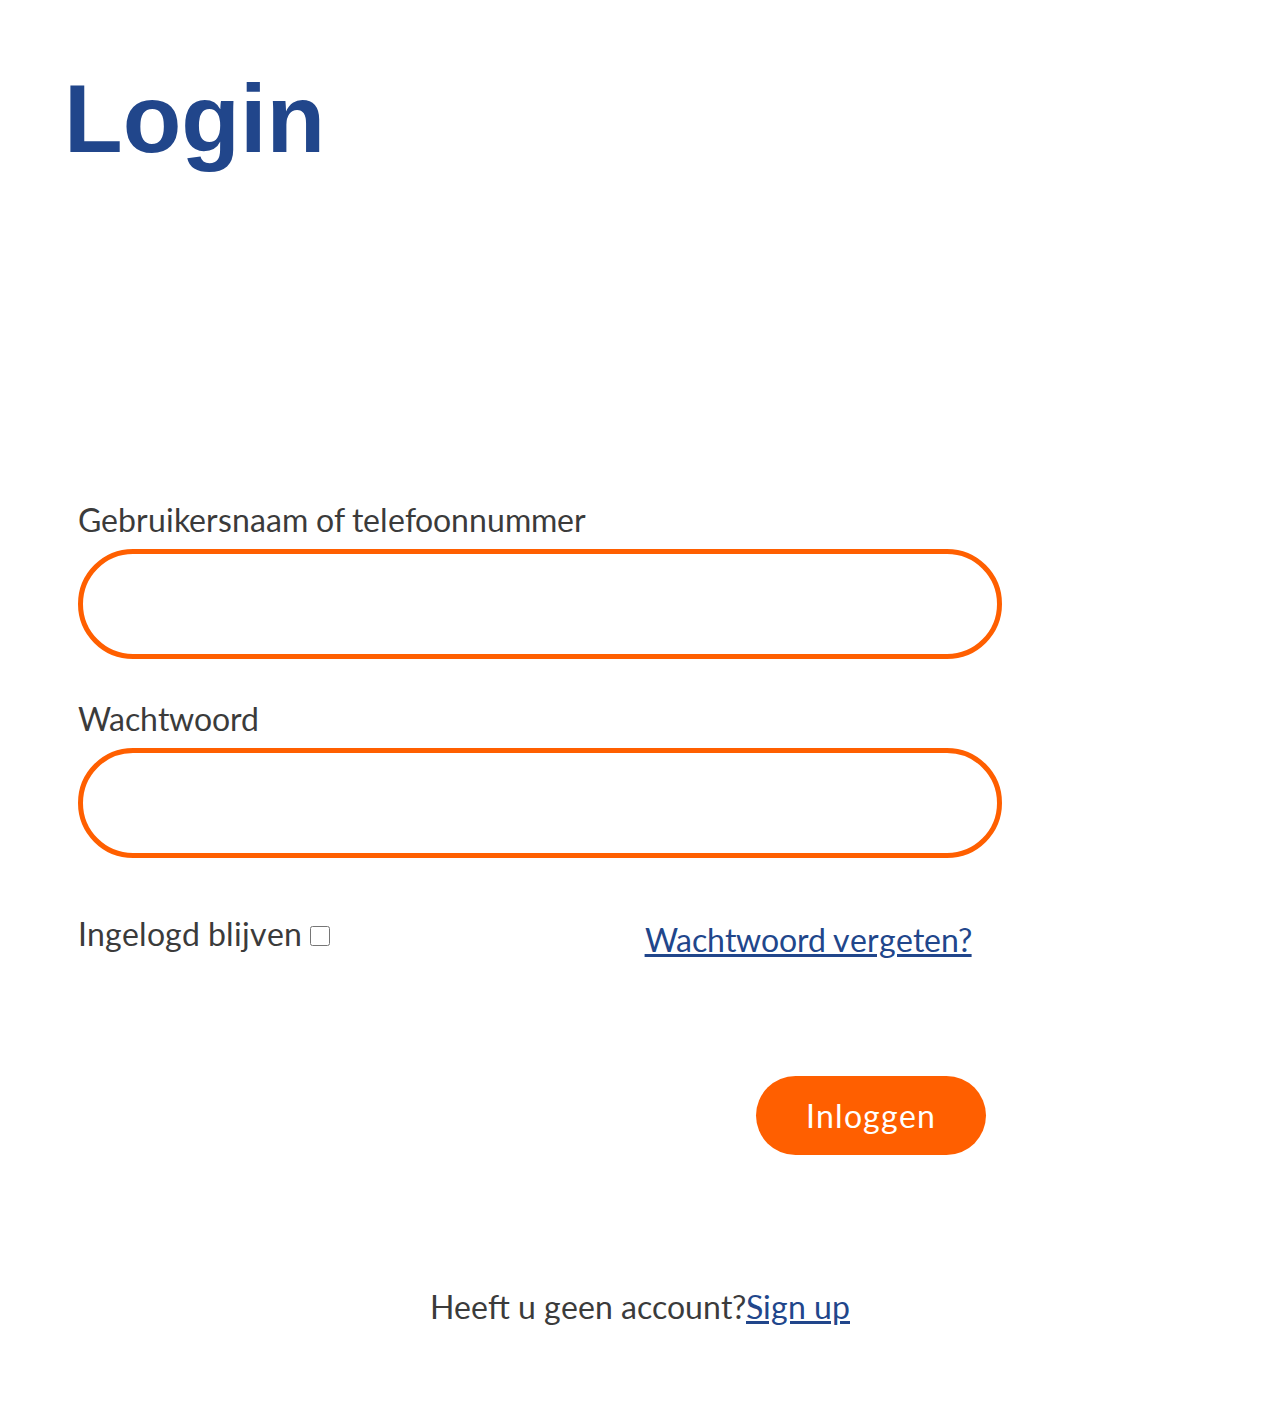
<file: index.html>
<!DOCTYPE html>
<html lang="nl">
<head>
	<title>Login</title>

	<meta charset="utf-8">

	<link rel="stylesheet" type="text/css" href="css/typography.css">
	<link rel="stylesheet" type="text/css" href="css/buttons-forms-menu.css">
	<link rel="stylesheet" type="text/css" href="css/header.css">
	<link rel="stylesheet" type="text/css" href="css/index.css">

</head>

<body>
	<div id="content-container">
		<h1>Login</h1>

		<form>
			<fieldset>
				<label for="username">Gebruikersnaam of telefoonnummer</label>
				<input type="text" name="username" id="username">

				<label for="password">Wachtwoord</label>
				<input type="password" name="password" id="password">
			</fieldset>

			<fieldset id="field-2">
				<div>
					<label for="stay-logged-in" class="checkbox">Ingelogd blijven</label>
					<input type="checkbox" name="stay-logged-in" id="stay-logged-in" class="checkbox" value="Ingelogd blijven">
				</div>

				<a href="forgot-password.html" id="forgot-password">Wachtwoord vergeten?</a>
			</fieldset>

			<a href="home.html" class="button">Inloggen</a>

		</form>

		<div id="sign-up">
			<p>Heeft u geen account?<a href="sign-up.html" id="sign-up">Sign up</a></p>
		</div>
	</div>
</body>
</html>
</file>
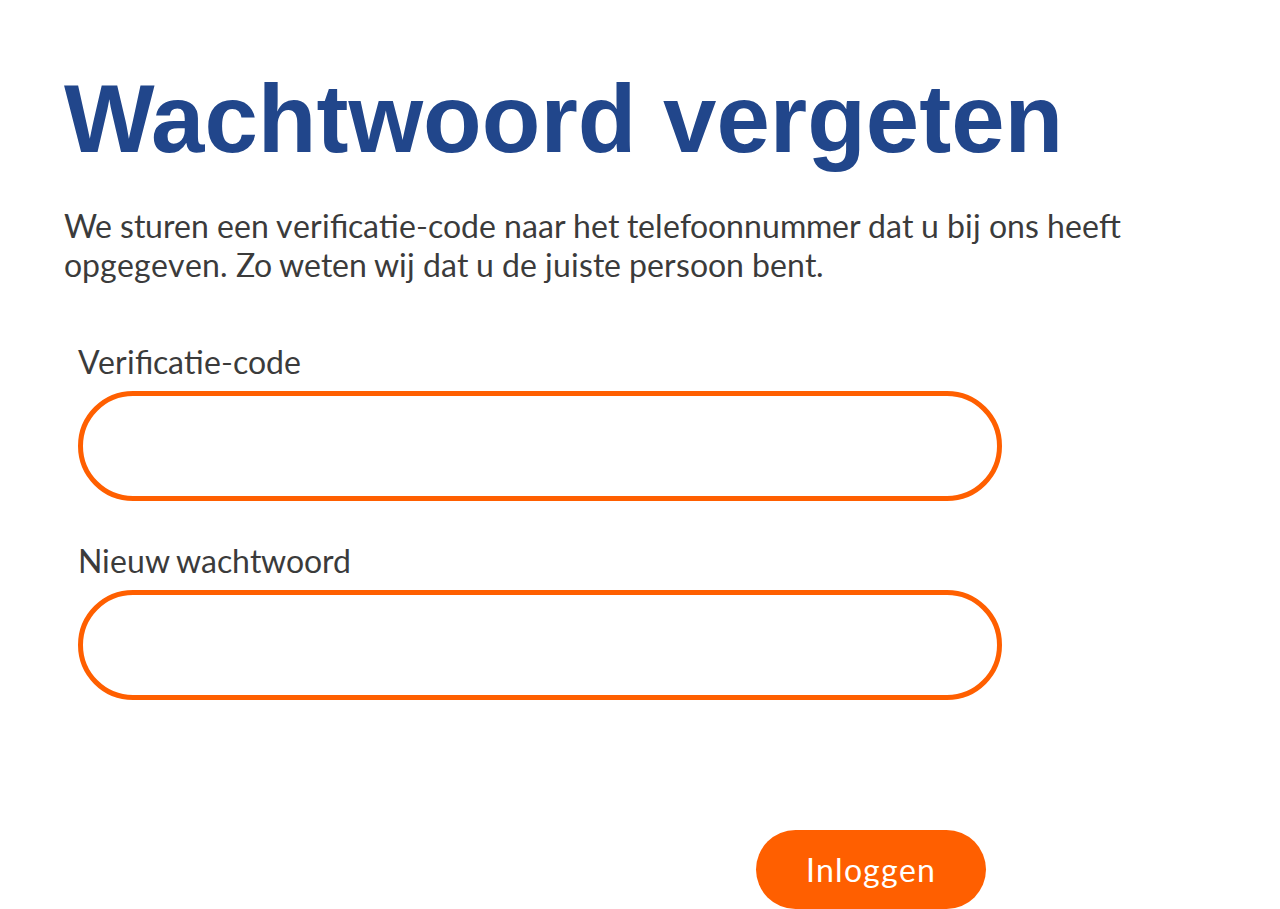
<file: forgot-password.html>
<!DOCTYPE html>
<html lang="nl">
<head>
	<title>Wachtwoord vergeten</title>

	<meta charset="utf-8">

	<link rel="stylesheet" type="text/css" href="css/typography.css">
	<link rel="stylesheet" type="text/css" href="css/buttons-forms-menu.css">
	<link rel="stylesheet" type="text/css" href="css/header.css">


</head>

<body>
	<div id="content-container">
		<h1 class="heading-no-margin">Wachtwoord vergeten</h1>
		
		<p>We sturen een verificatie-code naar het telefoonnummer dat u bij ons heeft opgegeven. Zo weten wij dat u de juiste persoon bent.</p>

		<form>
			<fieldset>
				<label for="verification-code">Verificatie-code</label>
				<input type="number" name="verification-code" id="verification-code">

				<label for="new-password">Nieuw wachtwoord</label>
				<input type="password" name="new-password" id="new-password">
			</fieldset>

			<a href="index.html" class="button">Inloggen</a>

		</form>

	</div>
</body>
</html>
</file>
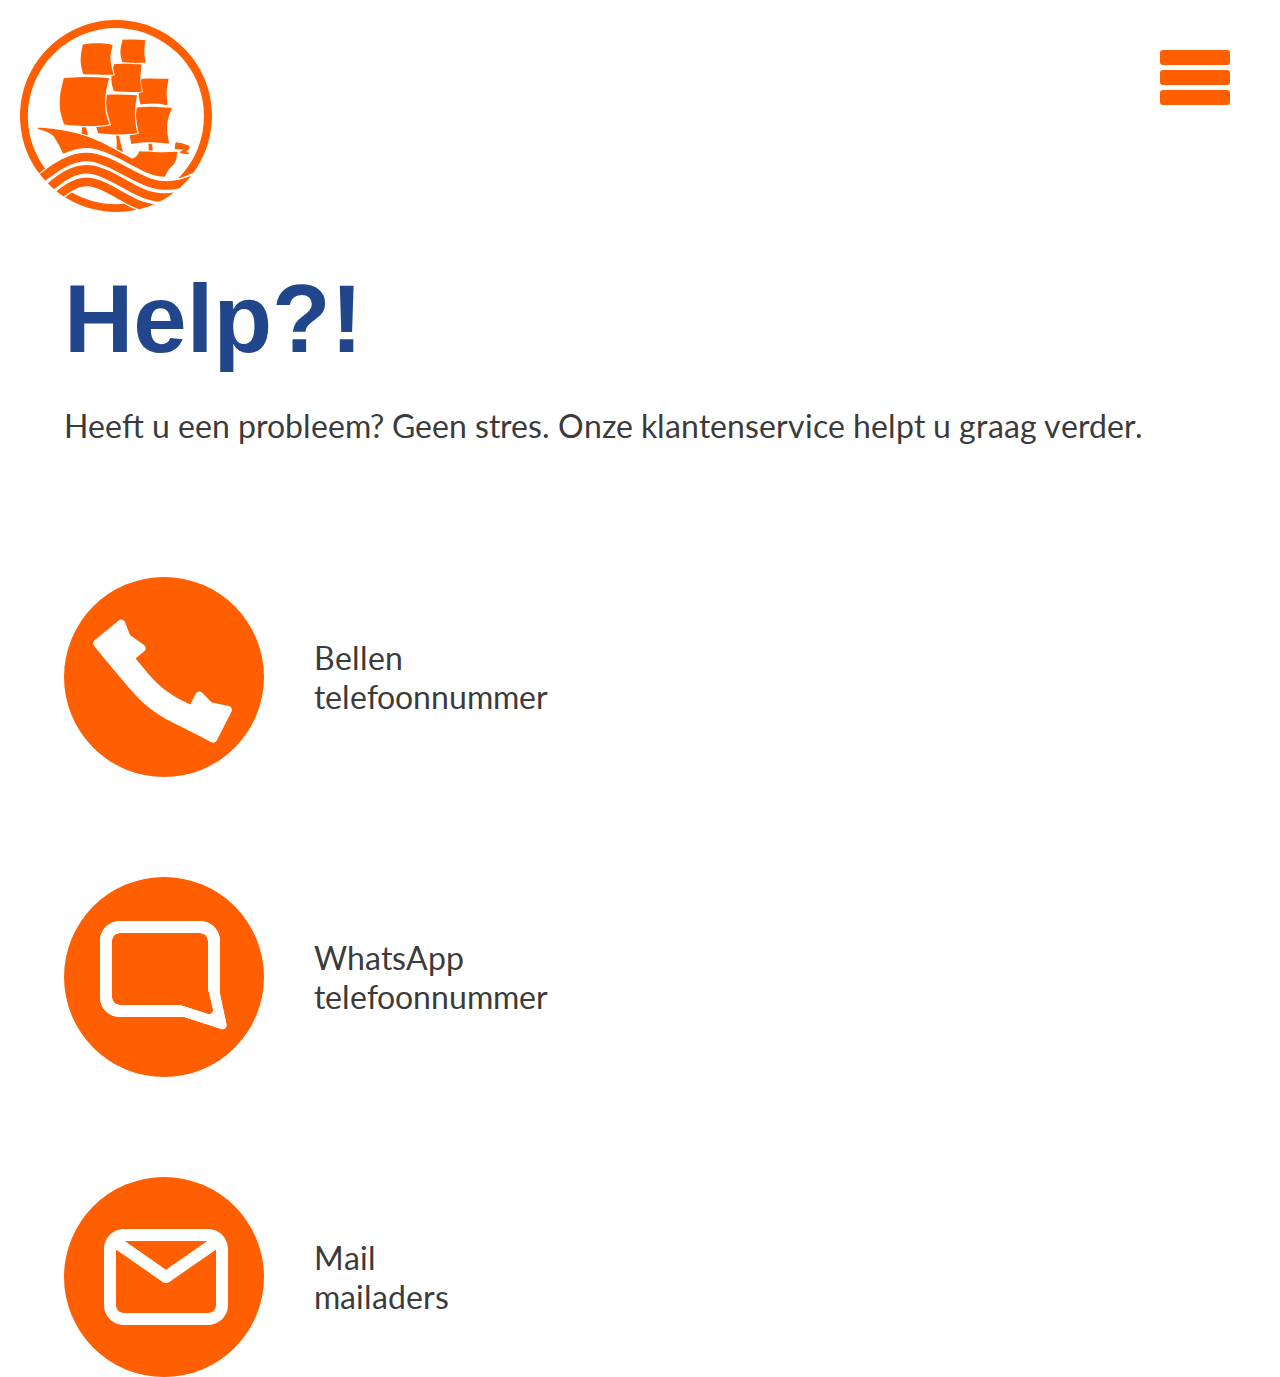
<file: help.html>
<!DOCTYPE html>
<html lang="nl">
<head>
	<title>Help</title>

	<meta charset="utf-8">

	<link rel="stylesheet" type="text/css" href="css/typography.css">
	<link rel="stylesheet" type="text/css" href="css/buttons-forms-menu.css">
	<link rel="stylesheet" type="text/css" href="css/header.css">
	<link rel="stylesheet" type="text/css" href="css/help.css">

</head>

<body>
	<header>

		<div>
			<a href="home.html"><img src="images/logo.svg" alt="Zilvervloot logo" id="escape-hatch"></a>
		</div>

		<nav role="navigation">
		  <div id="menuToggle">
		    <!--
		    A fake / hidden checkbox is used as click reciever,
		    so you can use the :checked selector on it.
		    -->
		    <input type="checkbox" />
		    
		    <!--
		    Some spans to act as a hamburger.
		    
		    They are acting like a real hamburger,
		    not that McDonalds stuff.
		    -->
		    <span></span>
		    <span></span>
		    <span></span>

		    <!--
		    Too bad the menu has to be inside of the button
		    but hey, it's pure CSS magic.
		    -->
		    <ul id="menu">
		      <a href="post-activity.html"><li>Activiteit plaatsen</li></a>
		      <a href="my-activities.html"><li>Mijn inschrijvingen</li></a>
		      <a href="help.html"><li>Help?!</li></a>
		      <a href="index.html"><li>Uitloggen</li></a>
		    </ul>
		  </div>
		</nav>
			
	</header>
	
	<div id="content-container">

		<h1 class="heading-no-margin">Help?!</h1>

		<p>Heeft u een probleem? Geen stres. Onze klantenservice helpt u graag verder.</p>

		<div class="contact-info">
			<img src="images/phone-icon.svg" alt="telefoon icoon" class="icons">
			<p> Bellen <br> telefoonnummer </p>
		</div>

		<div class="contact-info">
			<img src="images/message-icon.svg" alt="bericht icoon" class="icons">
			<p> WhatsApp <br> telefoonnummer </p>
		</div>

		<div class="contact-info">
			<img src="images/mail-icon.svg" alt="mail icoon" class="icons">
			<p> Mail <br> mailaders</p>
		</div>

	</div>
</body>
</html>
</file>
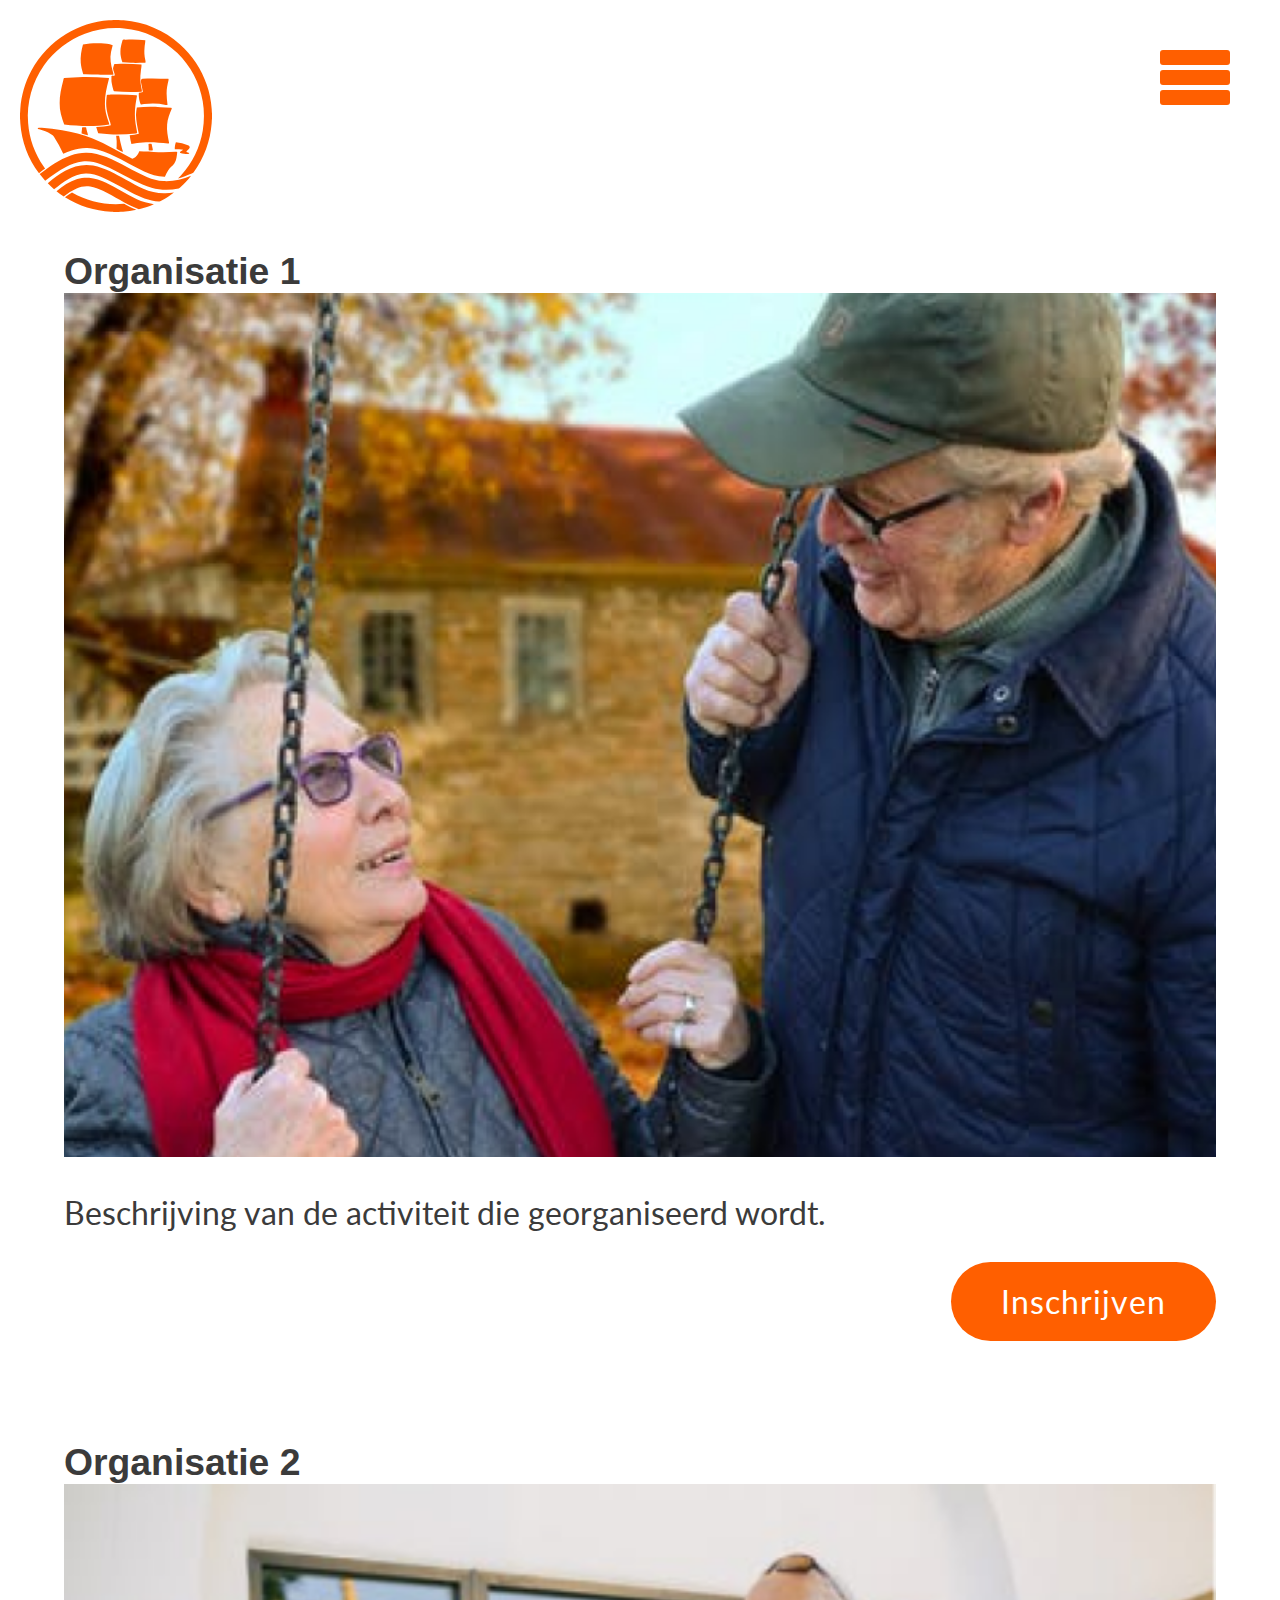
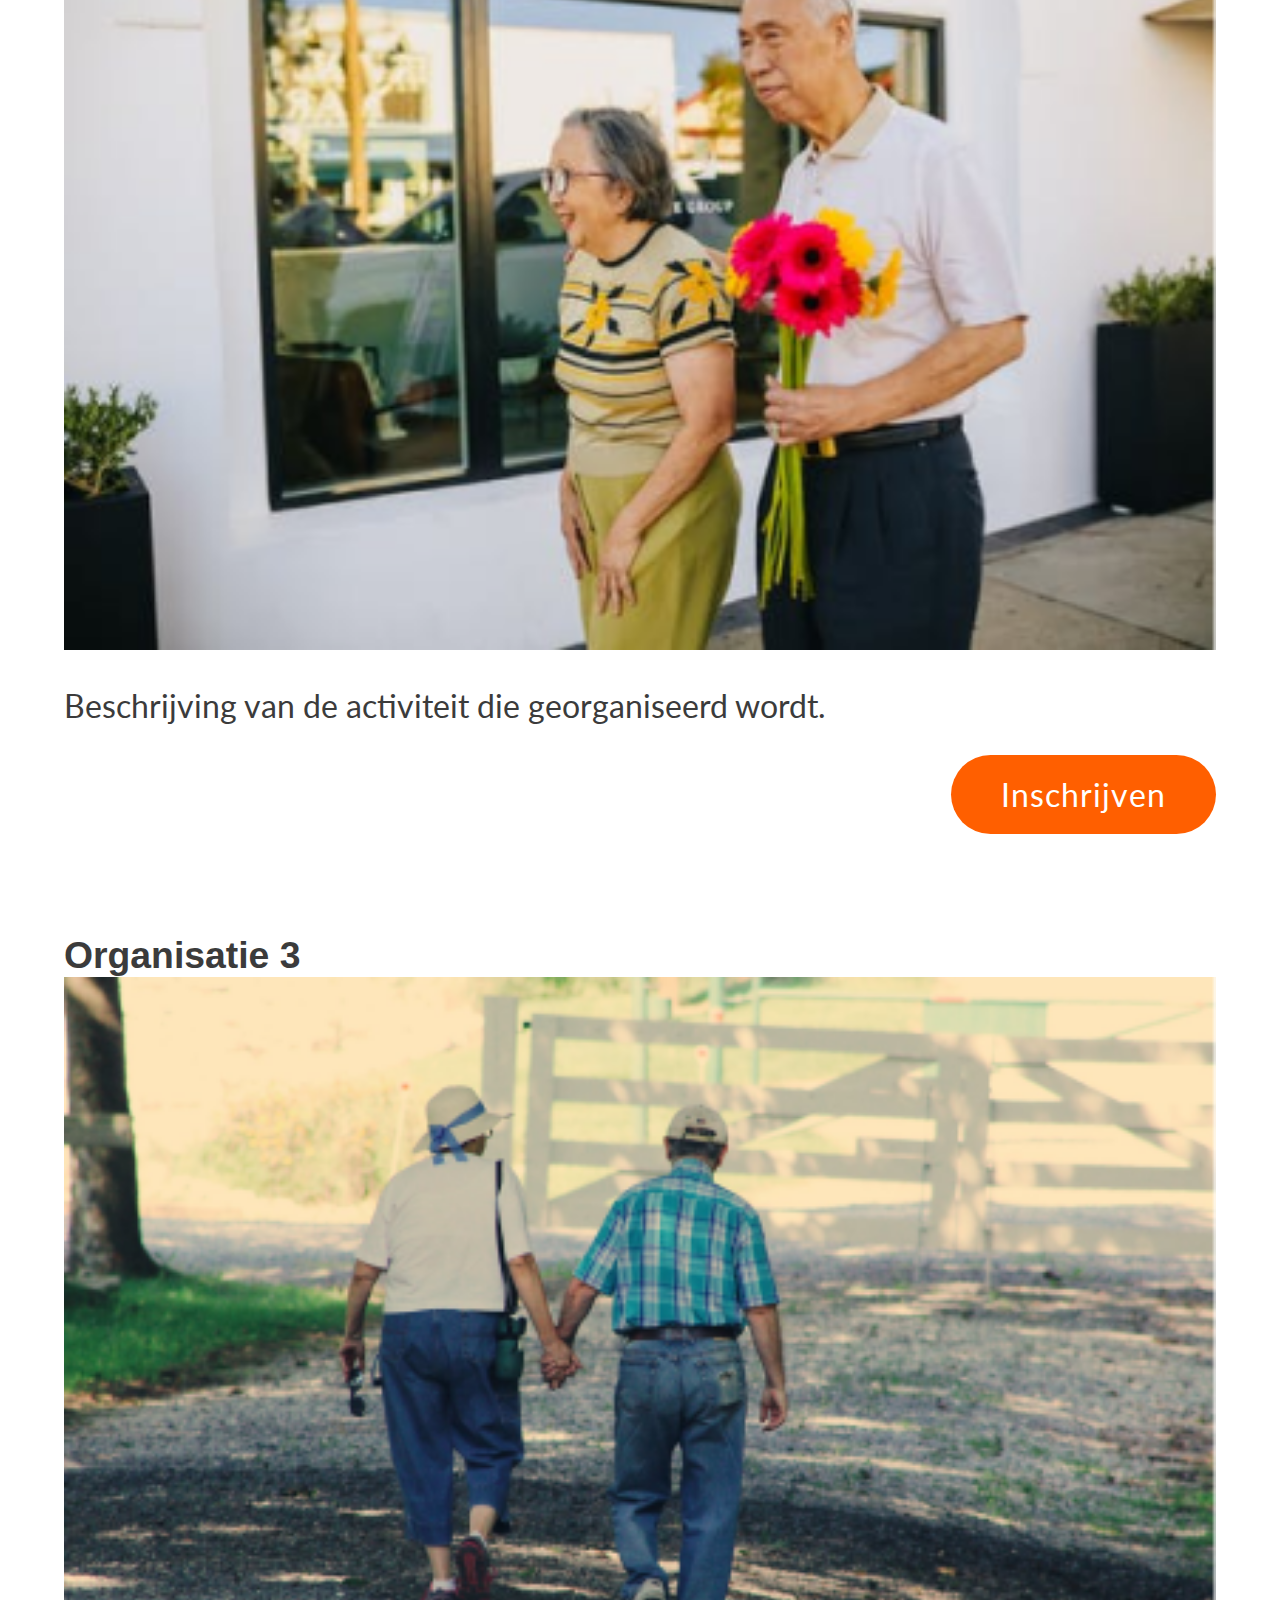
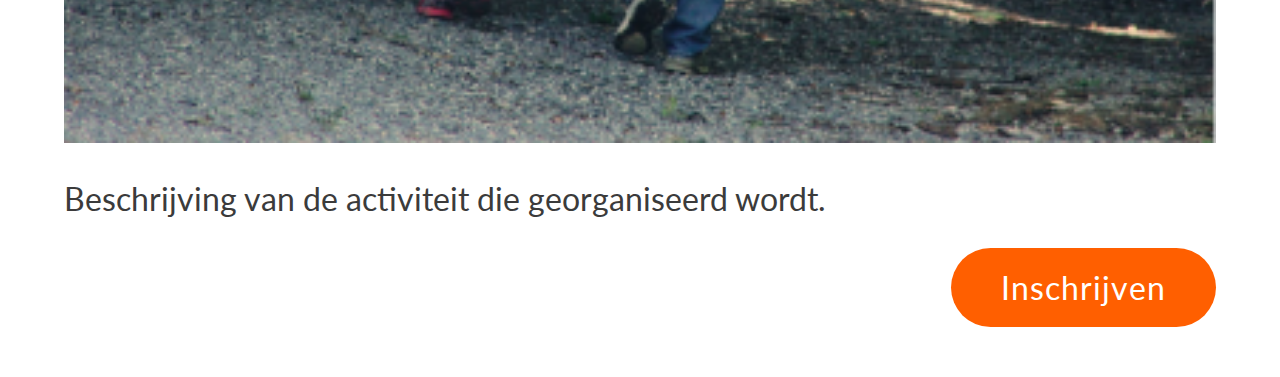
<file: home.html>
<!DOCTYPE html>
<html lang="nl">
<head>
	<title>Home</title>

	<meta charset="utf-8">

	<link rel="stylesheet" type="text/css" href="css/typography.css">
	<link rel="stylesheet" type="text/css" href="css/buttons-forms-menu.css">
	<link rel="stylesheet" type="text/css" href="css/header.css">

</head>

<body>
	<header>

		<div>
			<a href="home.html"><img src="images/logo.svg" alt="Zilvervloot logo" id="escape-hatch"></a>
		</div>

		<nav role="navigation">
		  <div id="menuToggle">
		    <!--
		    A fake / hidden checkbox is used as click reciever,
		    so you can use the :checked selector on it.
		    -->
		    <input type="checkbox" />
		    
		    <!--
		    Some spans to act as a hamburger.
		    
		    They are acting like a real hamburger,
		    not that McDonalds stuff.
		    -->
		    <span></span>
		    <span></span>
		    <span></span>

		    <!--
		    Too bad the menu has to be inside of the button
		    but hey, it's pure CSS magic.
		    -->
		    <ul id="menu">
		      <a href="home.html"><li>Voorpagina</li></a> <!--'voorpagina' mag je veranderen wist niet wat ik daar kon neerzetten-->
		      <a href="post-activity.html"><li>Activiteit plaatsen</li></a>
		      <a href="my-activities.html"><li>Mijn inschrijvingen</li></a>
		      <a href="help.html"><li>Help?!</li></a>
		      <a href="index.html"><li>Uitloggen</li></a>
		    </ul>
		  </div>
		</nav>
			
	</header>
	
	<div id="content-container">

		<div class="post">
			<strong> Organisatie 1</strong>
			<img src="images/elders-on-swing.png" alt="ouderen in een speeltuin" class="image">
			<p class="description">Beschrijving van de activiteit die georganiseerd wordt.</p>
			<a href="#" class="button">Inschrijven</a>
		</div>

		<div class="post">
			<strong> Organisatie 2</strong>
			<img src="images/elders-with-flowers.png" alt="ouderen in een speeltuin" class="image">
			<p class="description">Beschrijving van de activiteit die georganiseerd wordt.</p>
			<a href="#" class="button">Inschrijven</a>
		</div>

		<div class="post">
			<strong> Organisatie 3</strong>
			<img src="images/elders-holding-hands.png" alt="ouderen in een speeltuin" class="image">
			<p class="description">Beschrijving van de activiteit die georganiseerd wordt.</p>
			<a href="#" class="button">Inschrijven</a>
		</div>

	</div>
</body>
</html>
</file>
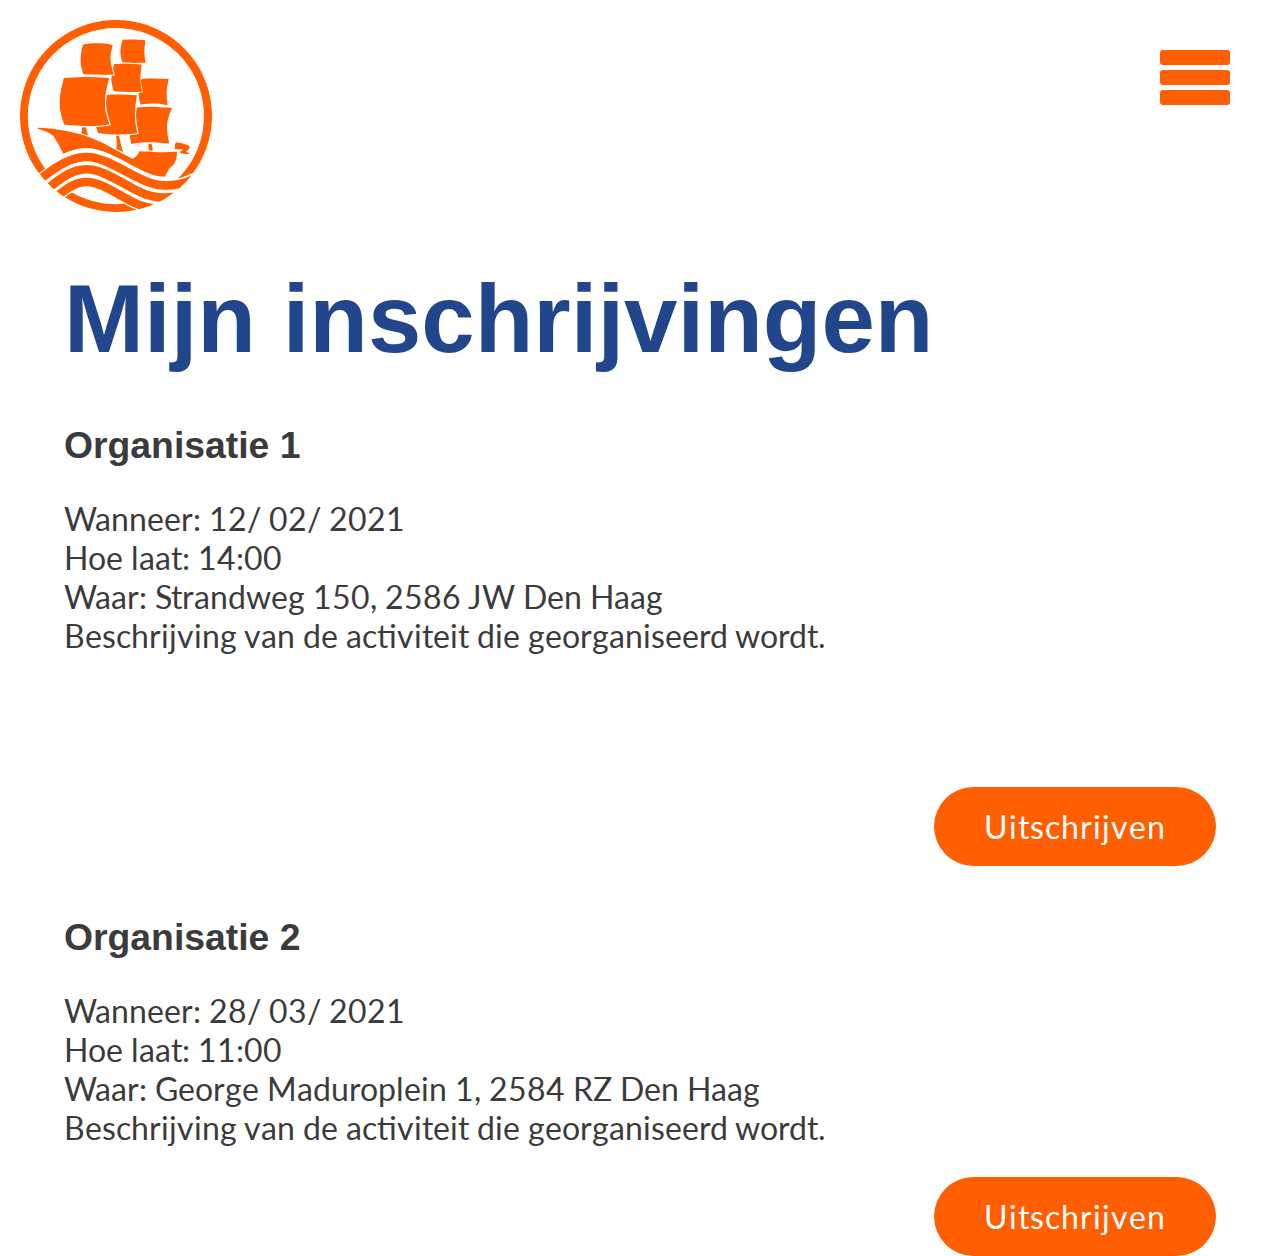
<file: my-activities.html>
<!DOCTYPE html>
<html lang="nl">
<head>
	<title>Mijn inschrijvingen</title>

	<meta charset="utf-8">

	<link rel="stylesheet" type="text/css" href="css/typography.css">
	<link rel="stylesheet" type="text/css" href="css/buttons-forms-menu.css">
	<link rel="stylesheet" type="text/css" href="css/header.css">
	<link rel="stylesheet" type="text/css" href="css/help.css">

</head>

<body>
	<header>

		<div>
			<a href="home.html"><img src="images/logo.svg" alt="Zilvervloot logo" id="escape-hatch"></a>
		</div>

		<nav role="navigation">
		  <div id="menuToggle">
		    <!--
		    A fake / hidden checkbox is used as click reciever,
		    so you can use the :checked selector on it.
		    -->
		    <input type="checkbox" />
		    
		    <!--
		    Some spans to act as a hamburger.
		    
		    They are acting like a real hamburger,
		    not that McDonalds stuff.
		    -->
		    <span></span>
		    <span></span>
		    <span></span>

		    <!--
		    Too bad the menu has to be inside of the button
		    but hey, it's pure CSS magic.
		    -->
		    <ul id="menu">
		      <a href="post-activity.html"><li>Activiteit plaatsen</li></a>
		      <a href="my-activities.html"><li>Mijn inschrijvingen</li></a>
		      <a href="help.html"><li>Help?!</li></a>
		      <a href="index.html"><li>Uitloggen</li></a>
		    </ul>
		  </div>
		</nav>
			
	</header>
	
	<div id="content-container">

		<h1 class="heading-no-margin">Mijn inschrijvingen</h1>

		<div class="activities">
			<strong  class="description">Organisatie 1</strong>
			<p>Wanneer: 12/ 02/ 2021 <br> Hoe laat: 14:00 <br> Waar: Strandweg 150, 2586 JW Den Haag <br> Beschrijving van de activiteit die georganiseerd wordt.</p>
			<a href="#" class="button">Uitschrijven</a>
		</div>

		<div class="activities">
			<strong>Organisatie 2</strong>
			<p class="description">Wanneer: 28/ 03/ 2021 <br> Hoe laat: 11:00 <br> Waar: George Maduroplein 1, 2584 RZ Den Haag <br> Beschrijving van de activiteit die georganiseerd wordt.</p>
			<a href="#" class="button">Uitschrijven</a>
		</div>

	</div>
</body>
</html>
</file>
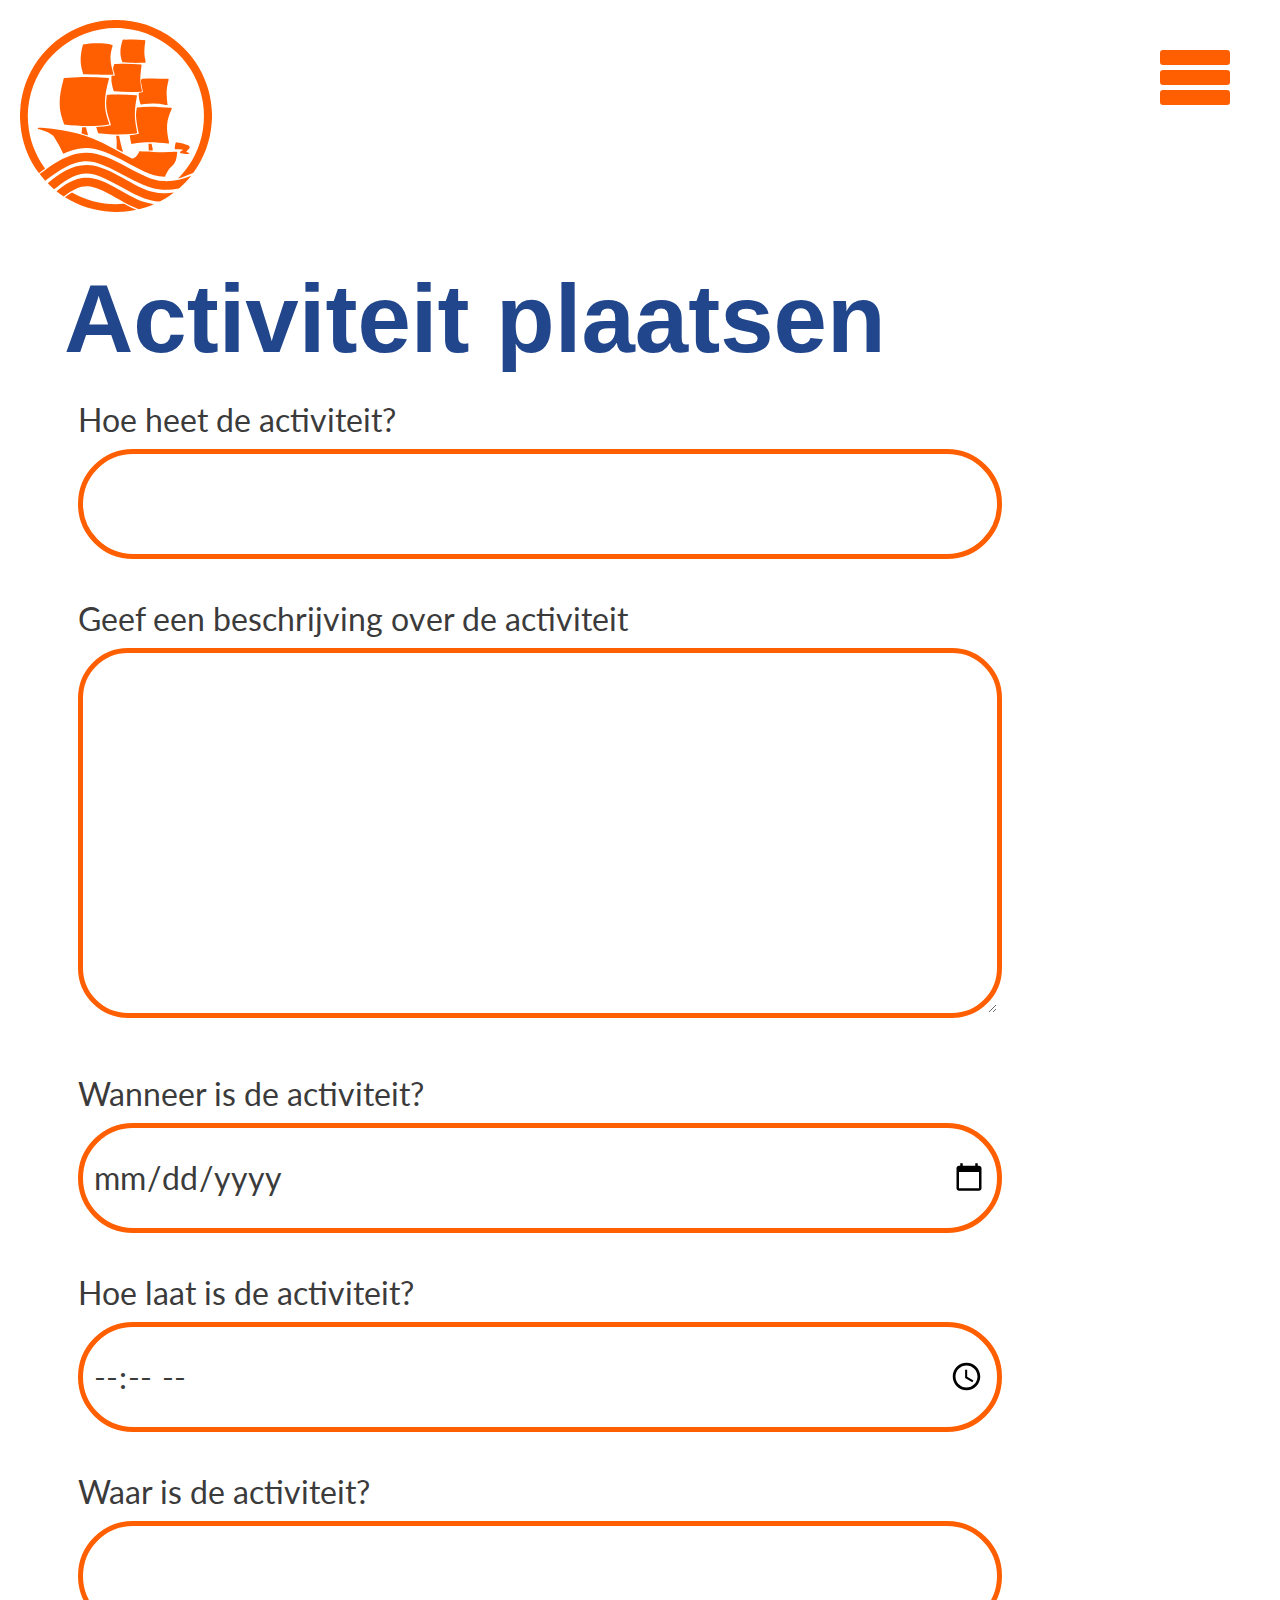
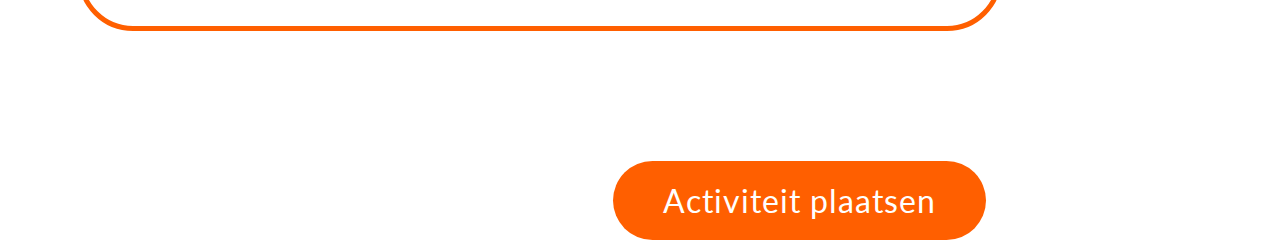
<file: post-activity.html>
<!DOCTYPE html>
<html lang="nl">
<head>
	<title>Activiteit plaatsen</title>

	<meta charset="utf-8">

	<link rel="stylesheet" type="text/css" href="css/typography.css">
	<link rel="stylesheet" type="text/css" href="css/buttons-forms-menu.css">
	<link rel="stylesheet" type="text/css" href="css/header.css">
	<link rel="stylesheet" type="text/css" href="css/help.css">

</head>

<body>
	<header>

		<div>
			<a href="home.html"><img src="images/logo.svg" alt="Zilvervloot logo" id="escape-hatch"></a>
		</div>

		<nav role="navigation">
		  <div id="menuToggle">
		    <!--
		    A fake / hidden checkbox is used as click reciever,
		    so you can use the :checked selector on it.
		    -->
		    <input type="checkbox" />
		    
		    <!--
		    Some spans to act as a hamburger.
		    
		    They are acting like a real hamburger,
		    not that McDonalds stuff.
		    -->
		    <span></span>
		    <span></span>
		    <span></span>

		    <!--
		    Too bad the menu has to be inside of the button
		    but hey, it's pure CSS magic.
		    -->
		    <ul id="menu">
		      <a href="post-activity.html"><li>Activiteit plaatsen</li></a>
		      <a href="my-activities.html"><li>Mijn inschrijvingen</li></a>
		      <a href="help.html"><li>Help?!</li></a>
		      <a href="index.html"><li>Uitloggen</li></a>
		    </ul>
		  </div>
		</nav>
			
	</header>
	
	<div id="content-container">

		<h1 class="heading-no-margin">Activiteit plaatsen</h1>

		<form>
			<fieldset>
				<label for="name-activity">Hoe heet de activiteit?</label>
				<input type="text" name="username" id="name-activity">

				<label for="activity-description">Geef een beschrijving over de activiteit</label>
				<textarea id="activity-description" name="activity-description"></textarea> 
			</fieldset>

			<fieldset>
				<label for="activity-date">Wanneer is de activiteit?</label>
				<input type="date" name="activity-date" id="activity-date">

				<label for="activity-time">Hoe laat is de activiteit?</label>
				<input type="time" name="activity-time" id="activity-time">

				<label for="activity-place">Waar is de activiteit?</label>
				<input type="text" name="activity-place" id="activity-place">

			</fieldset>

			<a href="home.html" class="button">Activiteit plaatsen</a>
		</form>	

	</div>
</body>
</html>
</file>
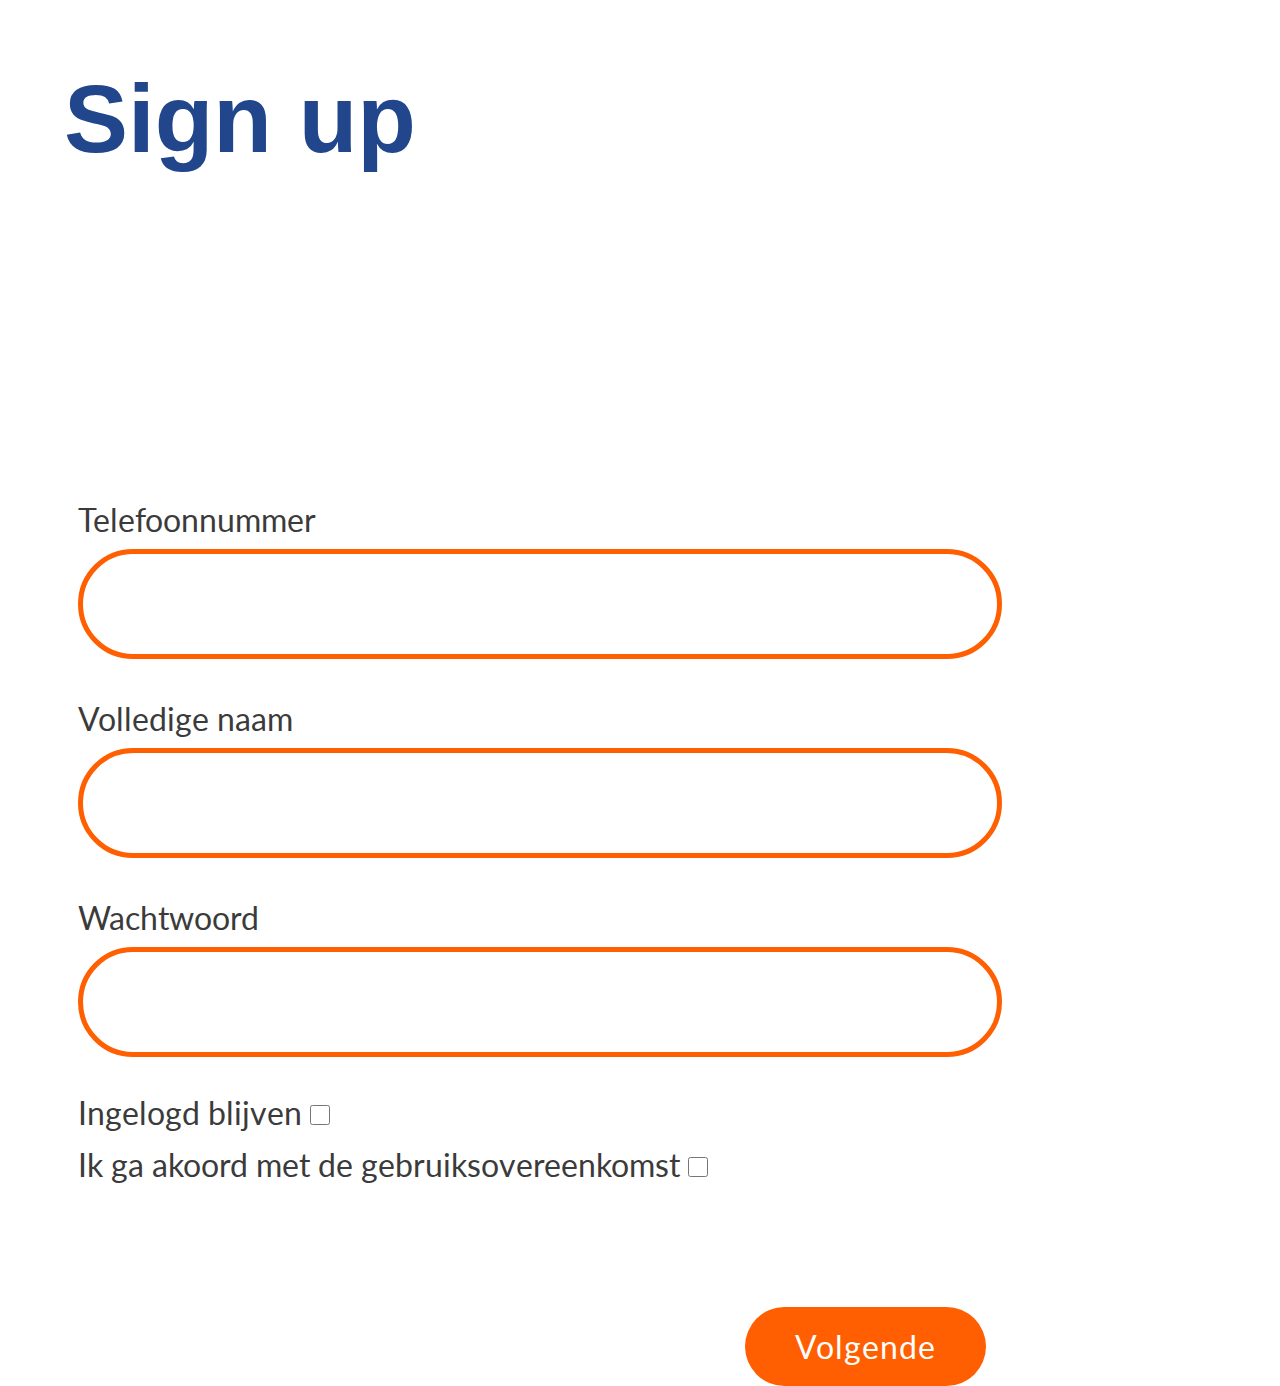
<file: sign-up.html>
<!DOCTYPE html>
<html lang="nl">
<head>
	<title>Sign up</title>

	<meta charset="utf-8">

	<link rel="stylesheet" type="text/css" href="css/typography.css">
	<link rel="stylesheet" type="text/css" href="css/buttons-forms-menu.css">
	<link rel="stylesheet" type="text/css" href="css/header.css">

</head>

<body>
	<div id="content-container">
		<h1>Sign up</h1>
	
		<form>
			<fieldset>
				<label for="phonenumber">Telefoonnummer</label>
				<input type="number" name="phonenumber" id="phonenumber">

				<label for="name">Volledige naam</label>
				<input type="text" name="name" id="name">

				<label for="password">Wachtwoord</label>
				<input type="password" name="password" id="password">
			</fieldset>
			<fieldset>
				<div>
					<label for="stay-logged-in" class="checkbox">Ingelogd blijven</label>
					<input type="checkbox" name="stay-logged-in" id="stay-logged-in" class="checkbox" value="Ingelogd blijven">
				</div>

				<div>
					<label for="user-agreement" class="checkbox">Ik ga akoord met de gebruiksovereenkomst</label>
					<input type="checkbox" name="user-agreement" id="user-agreement" class="checkbox" value="user-agreement">
				</div>
			</fieldset>

			<a href="sms-controle.html" class="button">Volgende</a>
		</form>
	</div>
</body>
</html>
</file>
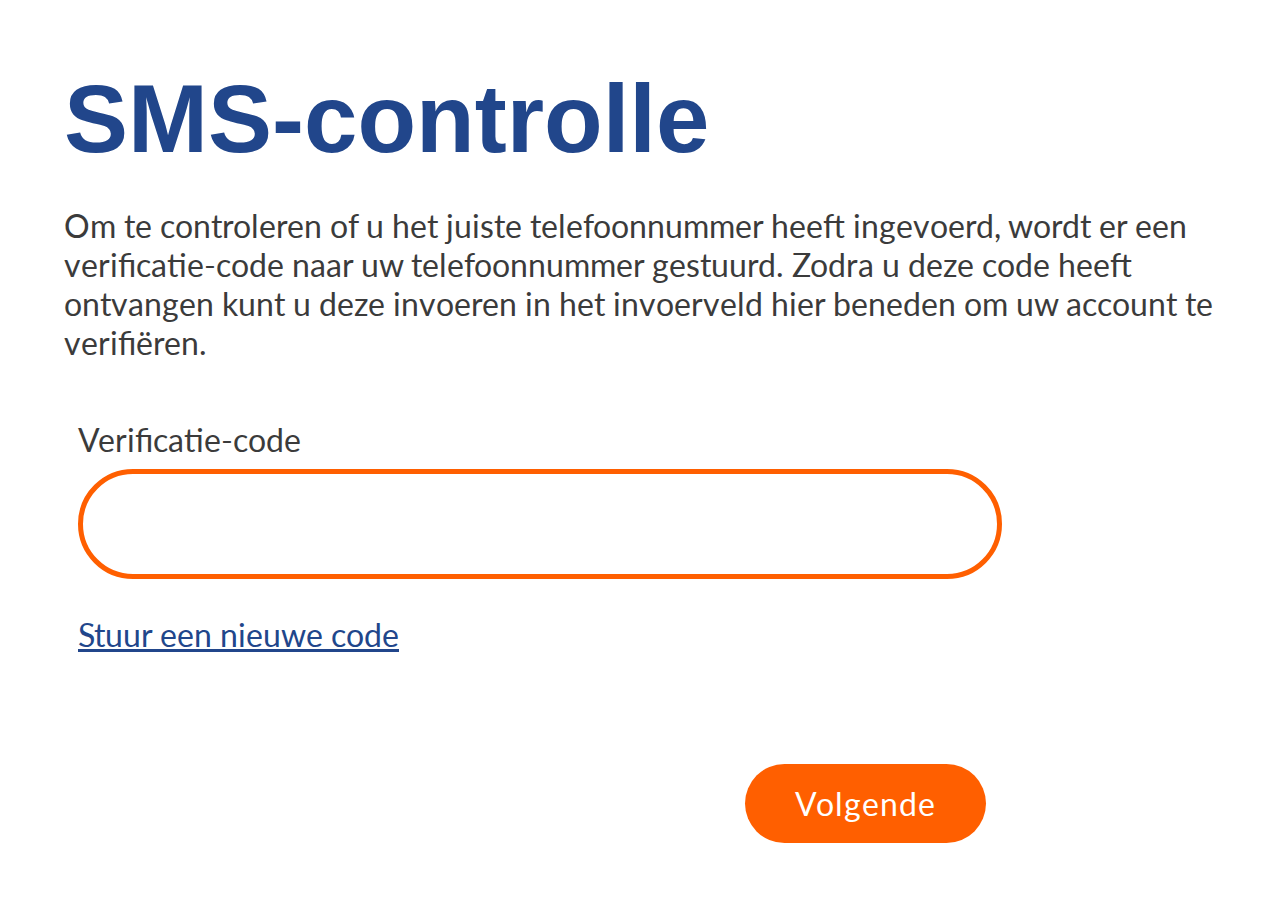
<file: sms-controle.html>
<!DOCTYPE html>
<html lang="nl">
<head>
	<title>SMS-controlle</title>

	<meta charset="utf-8">

	<link rel="stylesheet" type="text/css" href="css/typography.css">
	<link rel="stylesheet" type="text/css" href="css/buttons-forms-menu.css">
	<link rel="stylesheet" type="text/css" href="css/header.css">

</head>

<body>
	<div id="content-container">
		<h1 class="heading-no-margin">SMS-controlle</h1>

		<p>Om te controleren of u het juiste telefoonnummer heeft ingevoerd, wordt er een verificatie-code naar uw telefoonnummer gestuurd. Zodra u deze code heeft ontvangen kunt u deze invoeren in het invoerveld hier beneden om uw account te verifiëren. </p>

		<form>
			<fieldset>
				<label for="verification-code">Verificatie-code</label>
				<input type="number" name="verification-code" id="verification-code">
			</fieldset>
			<fieldset>
				<a href="#" id="new-code">Stuur een nieuwe code</a>
			</fieldset>

			<a href="succesful-sign-up.html" class="button">Volgende</a>

		</form>
	</div>
</body>
</html>
</file>
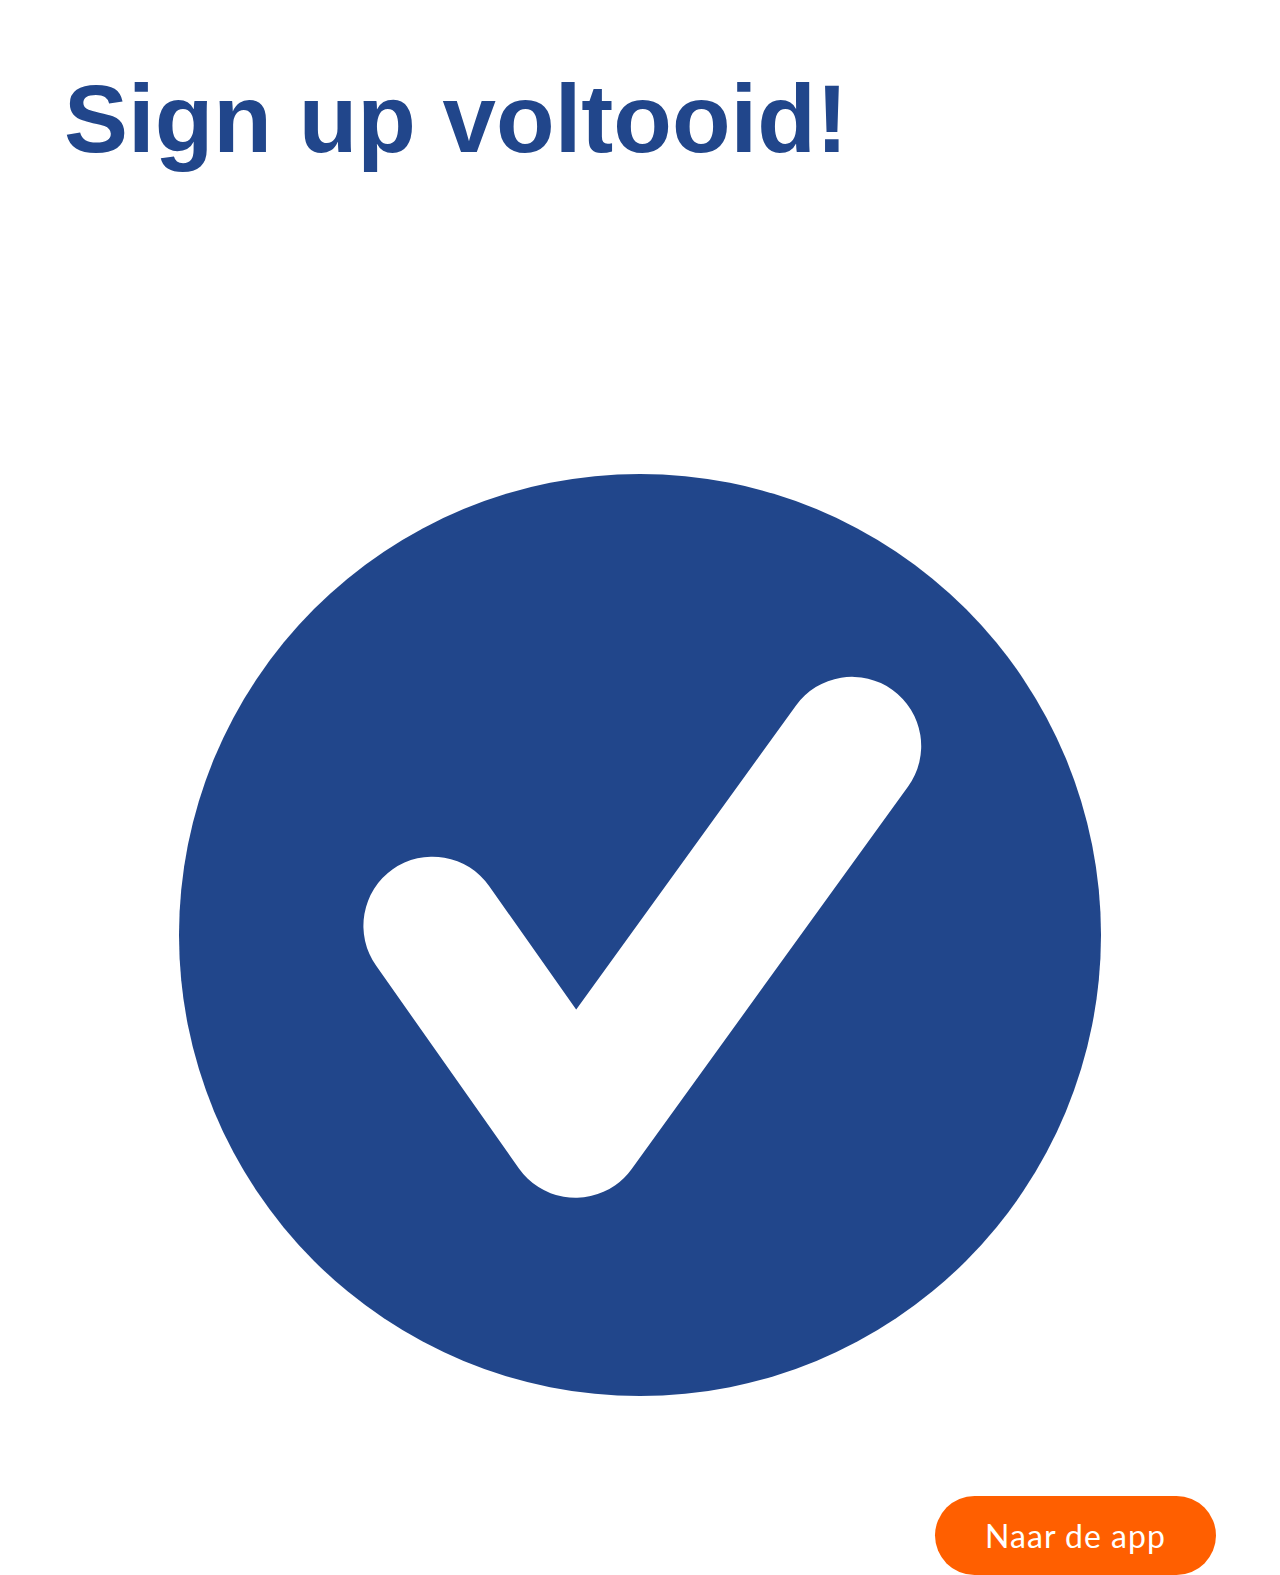
<file: succesful-sign-up.html>
<!DOCTYPE html>
<html lang="nl">
<head>
	<title>Sign up voltooid!</title>

	<meta charset="utf-8">

	<link rel="stylesheet" type="text/css" href="css/typography.css">
	<link rel="stylesheet" type="text/css" href="css/buttons-forms-menu.css">
	<link rel="stylesheet" type="text/css" href="css/header.css">
	<link rel="stylesheet" type="text/css" href="css/succesful-sign-up.css">

</head>

<body>
	<div id="content-container">
		<h1>Sign up voltooid!</h1>

		<img src="images/checkmark-icon.svg" alt="blauw vinkje" id="blue-checkmark">

		<a href="home.html" class="button">Naar de app</a>
	</div>
</body>
</html>
</file>
<file: css/typography.css>
/*Text with Lato font*/
@import url('https://fonts.googleapis.com/css2?family=Lato&display=swap');

a{
	font-family: 'Lato', sans-serif;
	font-size: 24pt;
	color: #21468B;
}
a:hover{
	color: #052560;
}

p, input, label{
	font-family: 'Lato', sans-serif;
	font-size: 24pt;
	color: #3B3B3B;
}




/*Text with Raleway font*/
@import url('https://fonts.googleapis.com/css2?family=Raleway&display=swap');

h1{
	font-family: 'Raleway', sans-serif;
	font-size: 72pt;
	color: #21468B;
	margin-bottom: 300px;
}
.heading-no-margin{
	margin-bottom: 0;
}

#menuToggle a{
	font-family: 'Raleway', sans-serif;
	font-size: 48pt;
	color: #ff5f00;
  	font-weight: bold;
}

#menuToggle a:hover
{
  color: #C93000;
}

strong{
	font-family: 'Raleway', sans-serif;
	font-size: 28pt;
	color: #3B3B3B;	
}
</file>
<file: css/buttons-forms-menu.css>
/*Mark-up of the buttons, forms and the hamburgermenu*/

fieldset{
	display: flex;
	flex-direction: column;
	border: 0px;
}

form{
	width: 80%;
}

input{
	border: 5px solid #ff5f00;
	border-radius: 100px;
	height: 100px;
	width: 100%; 
	margin-bottom: 20px;
	padding: 0 10px;
}

input:hover{
	border: 10px solid #ff5f00;
}

label{
	margin: 20px 0 10px 0;

}

textarea{
  border: 5px solid #ff5f00;
  border-radius: 50px;
  height: 300px;
  width: 100%;
  margin-bottom: 20px;
  padding: 30px 10px;
}
textarea:hover{
  border: 10px solid #ff5f00;
}


#escape-hatch{
	width: 15%;
	height: auto;
	padding: 20px;
}

.checkbox{
	width: 20px;
	height: 20px
}

.button{
	color: #ffffff;
	letter-spacing: 1px;
	background-color: #ff5f00;
	border-radius: 50px;
	text-decoration: none;
	padding: 20px 50px;
	float: right;
	margin-top: 100px;
}

.button:hover{
	color: #ffffff;
	background-color: #C93000;
}









/*Hamburgermenu*/
/*The menu doesn't always fully hide and i can't get the word 'menu' displayed next to it*/

body
{
  margin: 0;
  padding: 0;
  overflow-x: hidden; /* needed because hiding the menu on the right side is not perfect,  */
}

a
{
  transition: color 0.3s ease;
}


#menuToggle
{
  display: block;
  position: absolute;
  top: 50px;
  right: 50px;
  
  z-index: 1;
  
  -webkit-user-select: none;
  user-select: none;
}

#menuToggle input
{
  display: block;
  width: 40px;
  height: 32px;
  position: absolute;
  top: -7px;
  left: -5px;
  
  cursor: pointer;
  
  opacity: 0; /* hide this */
  z-index: 2; /* and place it over the hamburger */
  
  -webkit-touch-callout: none;
}

/*
 * Just a quick hamburger
 */
#menuToggle span
{
  display: block;
  width: 70px;
  height: 15px;
  margin-bottom: 5px;
  position: relative;
  
  background: #ff5f00;
  border-radius: 3px;
  
  z-index: 1;
  
  transform-origin: 4px 0px;
  
  transition: transform 0.5s cubic-bezier(0.77,0.2,0.05,1.0),
              background 0.5s cubic-bezier(0.77,0.2,0.05,1.0),
              opacity 0.55s ease;
}

#menuToggle span:first-child
{
  transform-origin: 0% 0%;
}

#menuToggle span:nth-last-child(2)
{
  transform-origin: 0% 100%;
}

/* 
 * Transform all the slices of hamburger
 * into a crossmark.
 */
#menuToggle input:checked ~ span
{
  opacity: 1;
  transform: rotate(45deg) translate(-2px, -1px);
  background: #232323;
}

/*
 * But let's hide the middle one.
 */
#menuToggle input:checked ~ span:nth-last-child(3)
{
  opacity: 0;
  transform: rotate(0deg) scale(0.2, 0.2);
}

/*
 * Ohyeah and the last one should go the other direction
 */
#menuToggle input:checked ~ span:nth-last-child(2)
{
  opacity: 1;
  transform: rotate(-45deg) translate(0, -1px);
}

/*
 * Make this absolute positioned
 * at the top left of the screen
 */
#menu
{
  position: absolute;
  width: 500px;
  margin: -100px 0 0 0;
  padding: 50px;
  padding-top: 125px;
  right: -200px; /* this is how far the menu is off screen*/
  
  background: #ffffff;
  list-style-type: none;
  -webkit-font-smoothing: antialiased;
  /* to stop flickering of text in safari */
  
  transform-origin: 0% 0%;
  transform: translate(100%, 0);
  
  transition: transform 0.5s cubic-bezier(0.77,0.2,0.05,1.0);
}

#menu li
{
  padding: 20px 0 50px;
  font-size: 48px;
}

/*
 * And let's fade it in from the left
 */
#menuToggle input:checked ~ ul
{
  transform: none;
  opacity: 1;
}

@media screen and (max-width: 768px) {
  #menu {
    transform: none;
    opacity: 0;

    transition: opacity 0.5s cubic-bezier(0.77,0.2,0.05,1.0);
  }
}
</file>
<file: css/header.css>
/*more styling*/

body{
  margin: 0;
  padding: 0;
}

header{
	width: 100%;
	height: 200px;
}

.post{
	width: 100%;
	margin: 50px 0;
	padding: 0;
}

.image{
	width: 100%;
	height: auto;
	margin: 0;
}

.description{
	margin-bottom: -70px;
}

.activities{
	margin-top: 50px;
}

#content-container{
	display: flex;
	flex-direction: column;
	width: 90%;
	margin: auto;
}
</file>
<file: css/index.css>
#field-2{
	display: flex;
	flex-direction: row;
	align-items: center;
	justify-content: space-between;
	margin-top: 20px;
}

#sign-up{	
	margin: 100px 0 50px 0;
	text-align: center;
}
</file>
<file: css/help.css>
.icons{
	width: 200px;
	height: auto;
	margin-right: 50px; 
}
.contact-info{
	display: flex;	
	flex-direction: row;
	align-items: center;
	margin-top: 100px;
}
</file>
<file: css/succesful-sign-up.css>
#blue-checkmark{
	width: 80%;
	height: auto;
	margin: auto;
}

.button{
	align-self: flex-end;	
}
</file>
